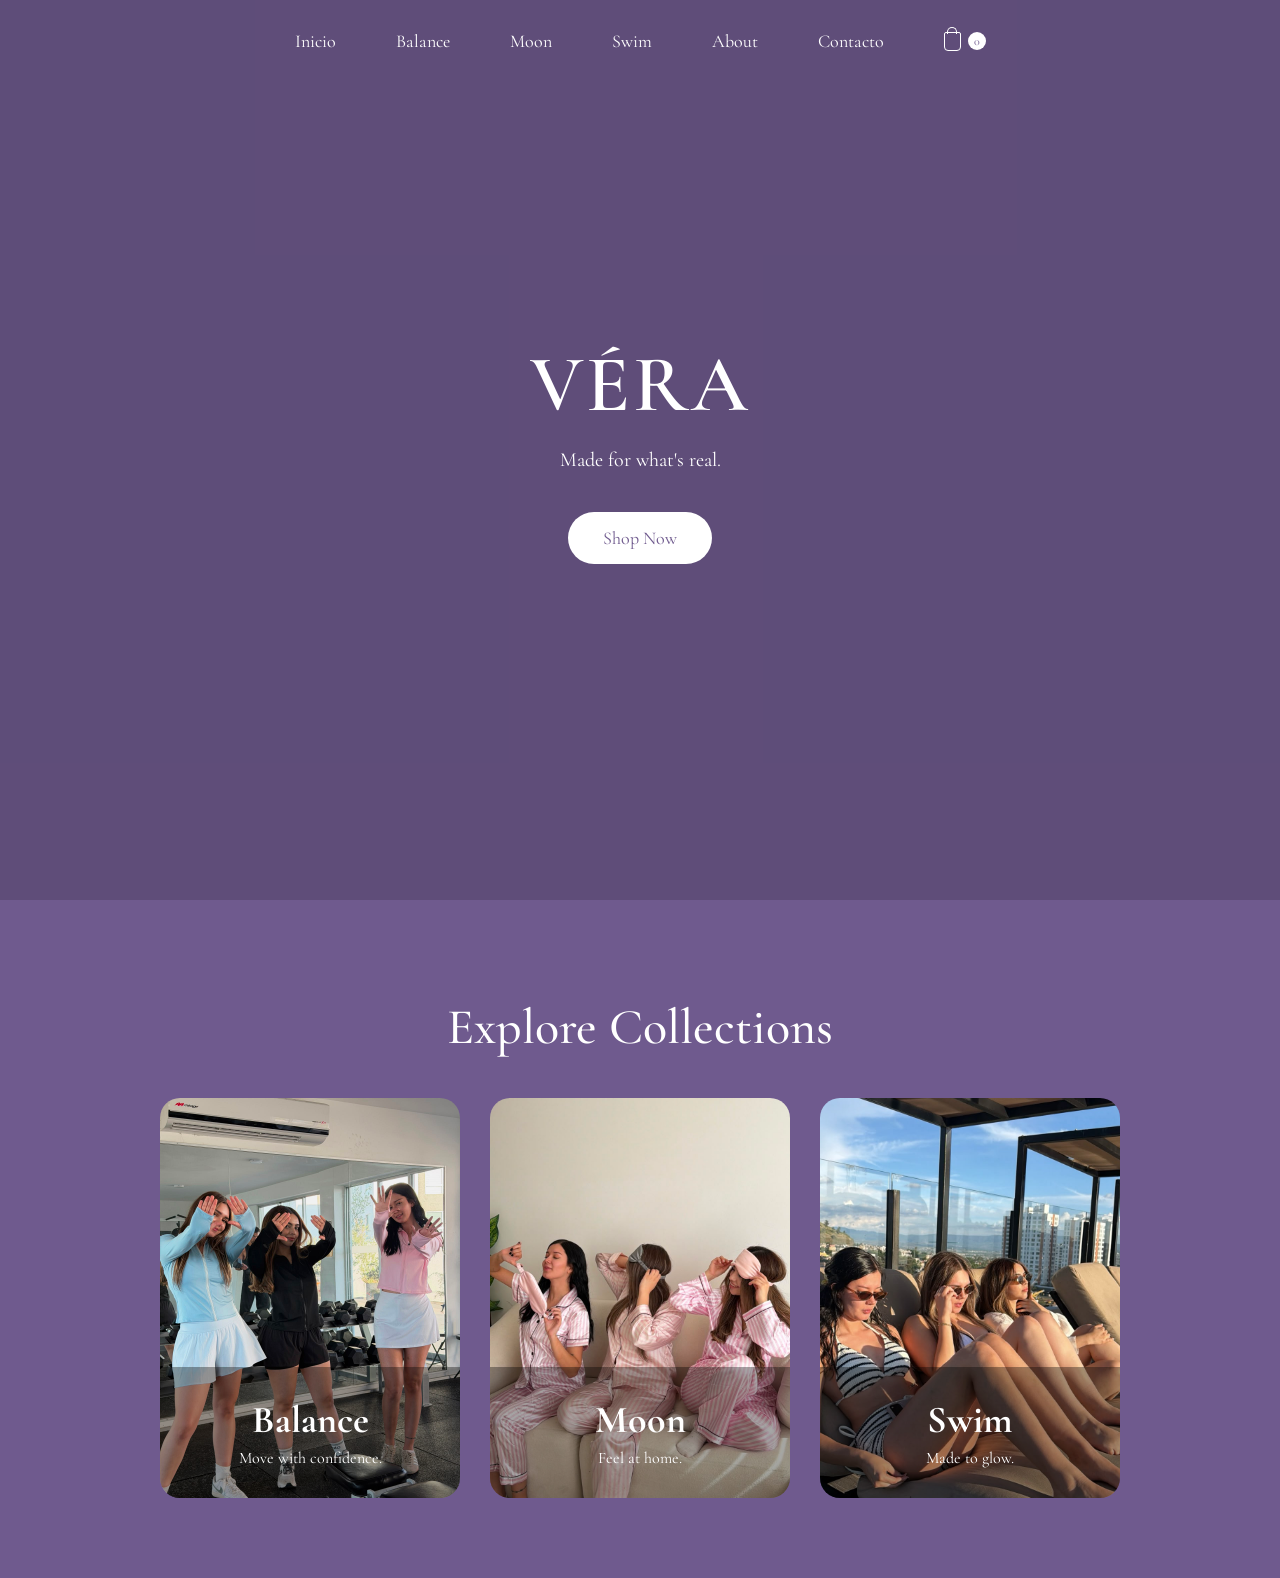
<file: index.html>
<!DOCTYPE html>
<html lang="es">
<head>
<meta charset="UTF-8">
<meta name="viewport" content="width=device-width, initial-scale=1.0">
<title>VÉRA</title>
<link rel="stylesheet" href="styles.css">
<link rel="preconnect" href="https://fonts.googleapis.com">
<link rel="preconnect" href="https://fonts.gstatic.com" crossorigin>
<link href="https://fonts.googleapis.com/css2?family=Cormorant+Garamond:ital,wght@0,300..700;1,300..700&family=Playfair+Display:ital,wght@0,400..900;1,400..900&display=swap" rel="stylesheet">
</head>
<body>
<header>
<nav>
    <a href="index.html">Inicio</a>
    <a href="balance.html">Balance</a>
    <a href="moon.html">Moon</a>
    <a href="swim.html">Swim</a>
    <a href="about.html">About</a>
    <a href="contacto.html">Contacto</a>

    <a href="carrito.html" class="icono-carrito">
        <span class="bolsa"></span>
        <span id="contador-carrito">0</span>
    </a>
</nav>
</header>  
    <section class="hero">
    <video autoplay muted loop playsinline class="hero-video">
        <source src="videos/hero.mp4" type="video/mp4">
    </video>
    <div class="hero-content">
        <h1>VÉRA</h1>
        <p>Made for what's real.</p>
      <a href="#colecciones" class="shop-now">
    Shop Now
</a>
</a>
    </div>
</section>
   <section id="colecciones" class="colecciones">
    <h2>Explore Collections</h2>
    <div class="contenedor-colecciones">

    <a href="balance.html" class="coleccion-card balance">
        <div class="coleccion-info">
            <h3>Balance</h3>
            <p>Move with confidence.</p>
        </div>
    </a>

    <a href="moon.html" class="coleccion-card moon">
        <div class="coleccion-info">
            <h3>Moon</h3>
            <p>Feel at home.</p>
        </div>
    </a>

    <a href="swim.html" class="coleccion-card swim">
        <div class="coleccion-info">
            <h3>Swim</h3>
            <p>Made to glow.</p>
        </div>
    </a>
</div>
</section>
<script src="script.js"></script>
</body>
</html>
</file>
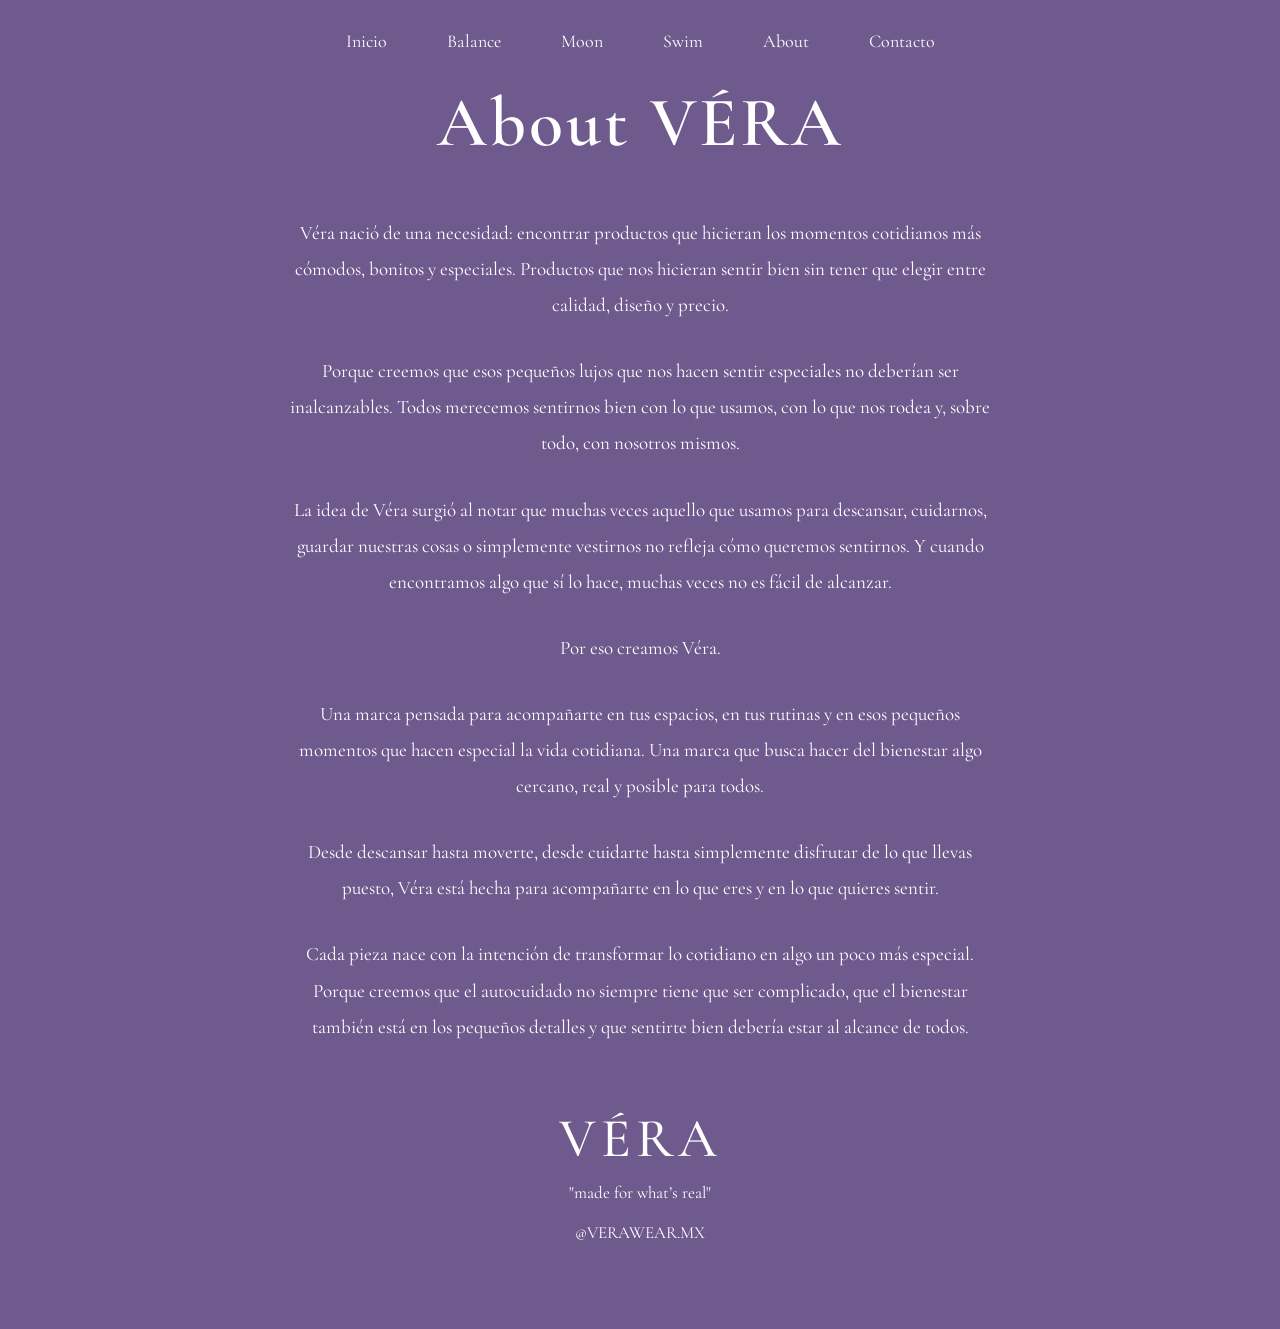
<file: about.html>
<!DOCTYPE html>
<html lang="es">

<head>
    <meta charset="UTF-8">
    <meta name="viewport" content="width=device-width, initial-scale=1.0">

    <title>About | VÉRA</title>

    <link rel="stylesheet" href="styles.css">

    <link rel="preconnect" href="https://fonts.googleapis.com">
    <link rel="preconnect" href="https://fonts.gstatic.com" crossorigin>

    <link href="https://fonts.googleapis.com/css2?family=Cormorant+Garamond:ital,wght@0,300..700;1,300..700&display=swap" rel="stylesheet">
</head>
<body>

<header>
    <nav>
        <a href="index.html">Inicio</a>
        <a href="balance.html">Balance</a>
        <a href="moon.html">Moon</a>
        <a href="swim.html">Swim</a>
        <a href="about.html">About</a>
        <a href="contacto.html">Contacto</a>
    </nav>
</header>

<section class="about-hero">

    <div class="about-content">
        <h1>About VÉRA</h1>
<p>
Véra nació de una necesidad: encontrar productos que hicieran los momentos cotidianos más cómodos, bonitos y especiales. Productos que nos hicieran sentir bien sin tener que elegir entre calidad, diseño y precio.
</p>
<p>
Porque creemos que esos pequeños lujos que nos hacen sentir especiales no deberían ser inalcanzables. Todos merecemos sentirnos bien con lo que usamos, con lo que nos rodea y, sobre todo, con nosotros mismos.
</p>
<p>
La idea de Véra surgió al notar que muchas veces aquello que usamos para descansar, cuidarnos, guardar nuestras cosas o simplemente vestirnos no refleja cómo queremos sentirnos. Y cuando encontramos algo que sí lo hace, muchas veces no es fácil de alcanzar.
</p>
<p>
Por eso creamos Véra.
</p>
<p>
Una marca pensada para acompañarte en tus espacios, en tus rutinas y en esos pequeños momentos que hacen especial la vida cotidiana. Una marca que busca hacer del bienestar algo cercano, real y posible para todos.
</p>
<p>
Desde descansar hasta moverte, desde cuidarte hasta simplemente disfrutar de lo que llevas puesto, Véra está hecha para acompañarte en lo que eres y en lo que quieres sentir.
</p>
<p>
Cada pieza nace con la intención de transformar lo cotidiano en algo un poco más especial. Porque creemos que el autocuidado no siempre tiene que ser complicado, que el bienestar también está en los pequeños detalles y que sentirte bien debería estar al alcance de todos.
</p>
<div class="about-signature">
    <h2>VÉRA</h2>
    <p>"made for what’s real"</p>
    <p>@VERAWEAR.MX</p>
</div>
    </div>
</section>
</body>
</html>
</file>
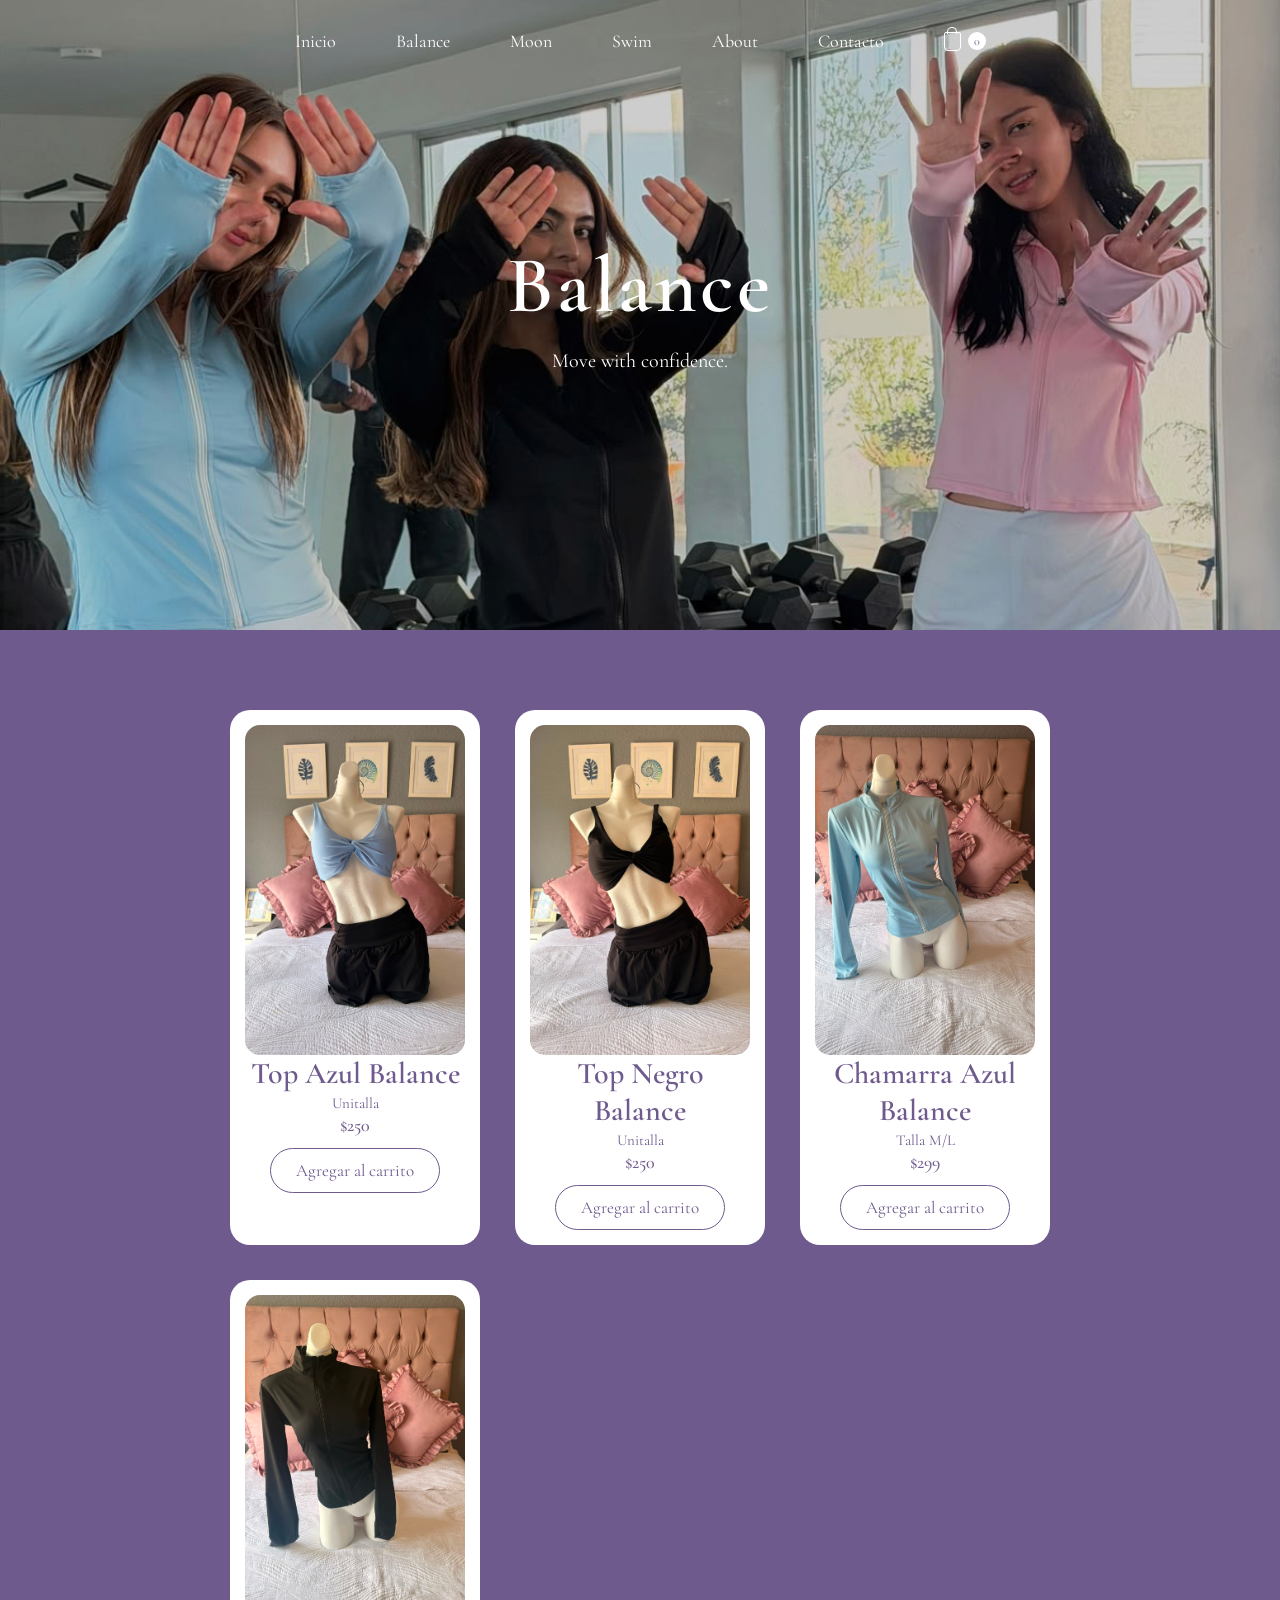
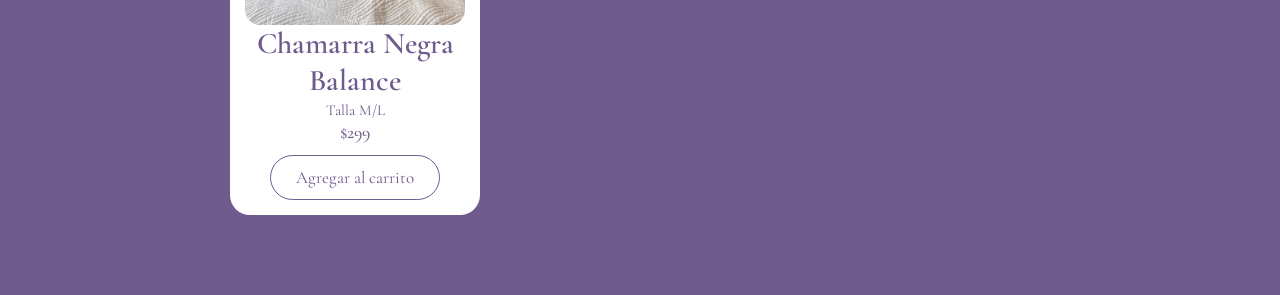
<file: balance.html>
<!DOCTYPE html>
<html lang="es">
<head>
<meta charset="UTF-8">
<meta name="viewport" content="width=device-width, initial-scale=1.0">

<title>VÉRA Balance</title>

<link rel="stylesheet" href="styles.css">

<link rel="preconnect" href="https://fonts.googleapis.com">
<link rel="preconnect" href="https://fonts.gstatic.com" crossorigin>

<link href="https://fonts.googleapis.com/css2?family=Cormorant+Garamond:ital,wght@0,300..700;1,300..700&family=Playfair+Display:ital,wght@0,400..900;1,400..900&display=swap" rel="stylesheet">

</head>

<body>

<header>
    <nav>
        <a href="index.html">Inicio</a>
        <a href="balance.html">Balance</a>
        <a href="moon.html">Moon</a>
        <a href="swim.html">Swim</a>
        <a href="about.html">About</a>
        <a href="contacto.html">Contacto</a>

       <a href="carrito.html" class="icono-carrito">
    <span class="bolsa"></span>
    <span id="contador-carrito">0</span>
</a>
    </nav>
</header>


<section class="coleccion-hero balance-hero">

    <div class="coleccion-hero-content">
        <h1>Balance</h1>
        <p>Move with confidence.</p>
    </div>

</section>


<section class="productos">


    <!-- =========================
         TOP AZUL
         ========================= -->

    <div class="tarjeta producto">

        <a href="top-azul-balance.html" class="producto-imagen-link">

            <div class="producto-imagenes producto-hover">

                <img src="images/top azul balance.jpeg"
                     alt="Top Azul Balance">

                <img src="images/top azul balance 1.jpeg"
                     alt="Top Azul Balance atrás">

            </div>

        </a>

        <h3>Top Azul Balance</h3>

        <p class="talla">Unitalla</p>

        <p class="precio">$250</p>

        <button onclick="agregarAlCarrito(
            'Top Azul Balance',
            250,
            'images/top azul balance.jpeg'
        )">
            Agregar al carrito
        </button>

    </div>



    <!-- =========================
         TOP NEGRO
         ========================= -->

    <div class="tarjeta producto">

        <a href="top-negro-balance.html" class="producto-imagen-link">

            <div class="producto-imagenes producto-hover">

                <img src="images/top negro balance .jpeg"
                     alt="Top Negro Balance">

                <img src="images/top negro balance 1.jpeg"
                     alt="Top Negro Balance atrás">

            </div>

        </a>

        <h3>Top Negro Balance</h3>

        <p class="talla">Unitalla</p>

        <p class="precio">$250</p>

        <button onclick="agregarAlCarrito(
            'Top Negro Balance',
            250,
            'images/top negro balance .jpeg'
        )">
            Agregar al carrito
        </button>

    </div>



    <!-- =========================
         CHAMARRA AZUL
         ========================= -->

    <div class="tarjeta producto">

        <a href="chamarra-azul-balance.html" class="producto-imagen-link">

            <div class="producto-imagenes">

                <img src="images/chamarra azul balance.jpeg"
                     alt="Chamarra Azul Balance">

            </div>

        </a>

        <h3>Chamarra Azul Balance</h3>

        <p class="talla">Talla M/L</p>

        <p class="precio">$299</p>

        <button onclick="agregarAlCarrito(
            'Chamarra Azul Balance',
            299,
            'images/chamarra azul balance.jpeg'
        )">
            Agregar al carrito
        </button>

    </div>



    <!-- =========================
         CHAMARRA NEGRA
         ========================= -->

    <div class="tarjeta producto">

        <a href="chamarra-negra-balance.html" class="producto-imagen-link">

            <div class="producto-imagenes">

                <img src="images/chamarra negra balance.jpeg"
                     alt="Chamarra Negra Balance">

            </div>

        </a>

        <h3>Chamarra Negra Balance</h3>

        <p class="talla">Talla M/L</p>

        <p class="precio">$299</p>

        <button onclick="agregarAlCarrito(
            'Chamarra Negra Balance',
            299,
            'images/chamarra negra balance.jpeg'
        )">
            Agregar al carrito
        </button>

    </div>


</section>


<script src="script.js"></script>

</body>
</html>
</file>
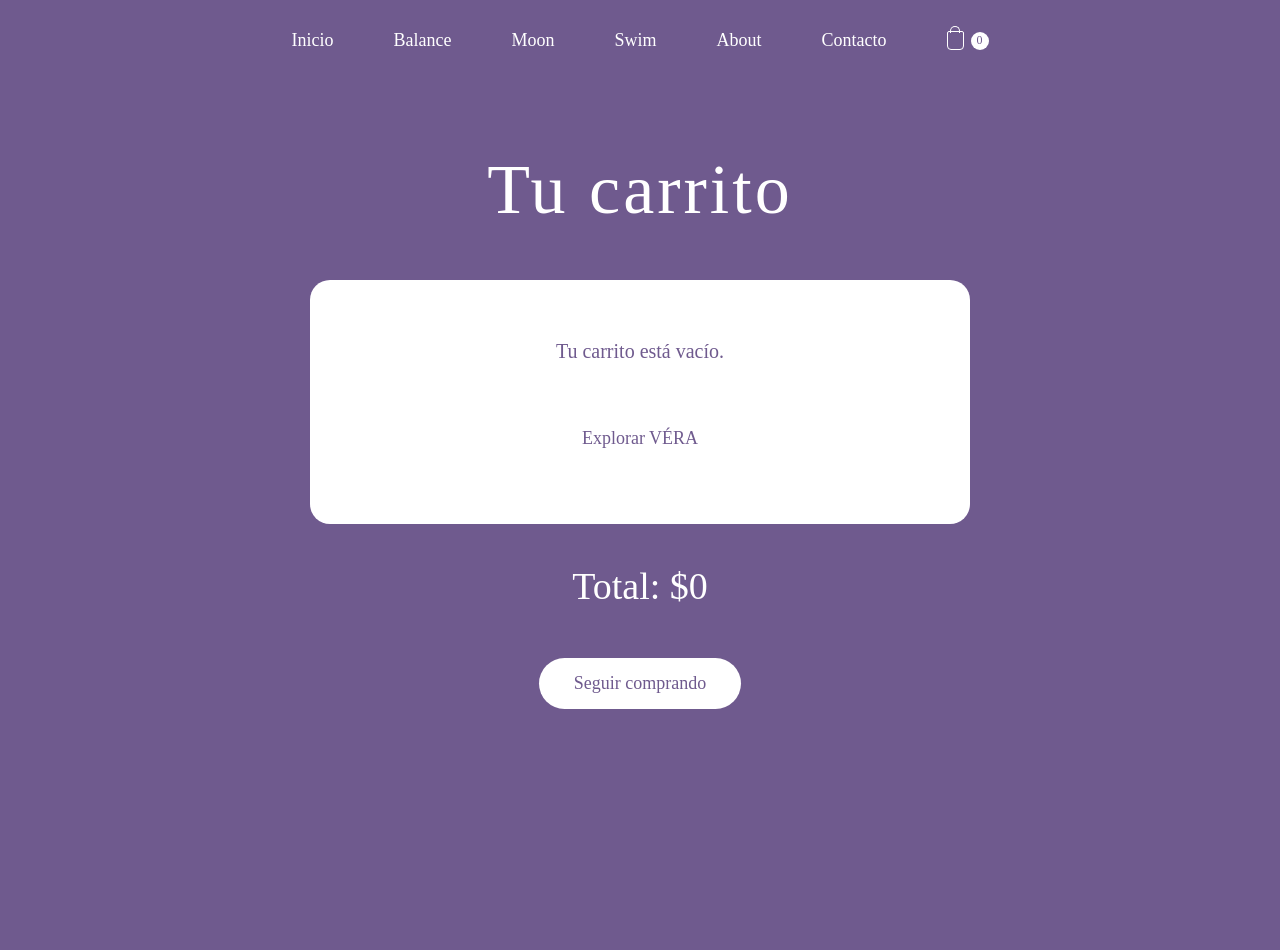
<file: carrito.html>
<!DOCTYPE html>
<html lang="es">
<head>
<meta charset="UTF-8">
<meta name="viewport" content="width=device-width, initial-scale=1.0">
<title>Carrito | VÉRA</title>
<link rel="stylesheet" href="styles.css">
</head>

<body>

<header>
    <nav>
        <a href="index.html">Inicio</a>
        <a href="balance.html">Balance</a>
        <a href="moon.html">Moon</a>
        <a href="swim.html">Swim</a>
        <a href="about.html">About</a>
        <a href="contacto.html">Contacto</a>
       <a href="carrito.html" class="icono-carrito">
    <span class="bolsa"></span>
    <span id="contador-carrito">0</span>
</a>
    </nav>
</header>

<section class="carrito">
    <h1>Tu carrito</h1>

    <div id="lista-carrito"></div>

    <div class="total-carrito">
        <h2>Total: $<span id="total-carrito">0</span></h2>
    </div>

    <a href="index.html">
        <button>Seguir comprando</button>
    </a>
</section>

<script src="script.js"></script>

</body>
</html>
</file>
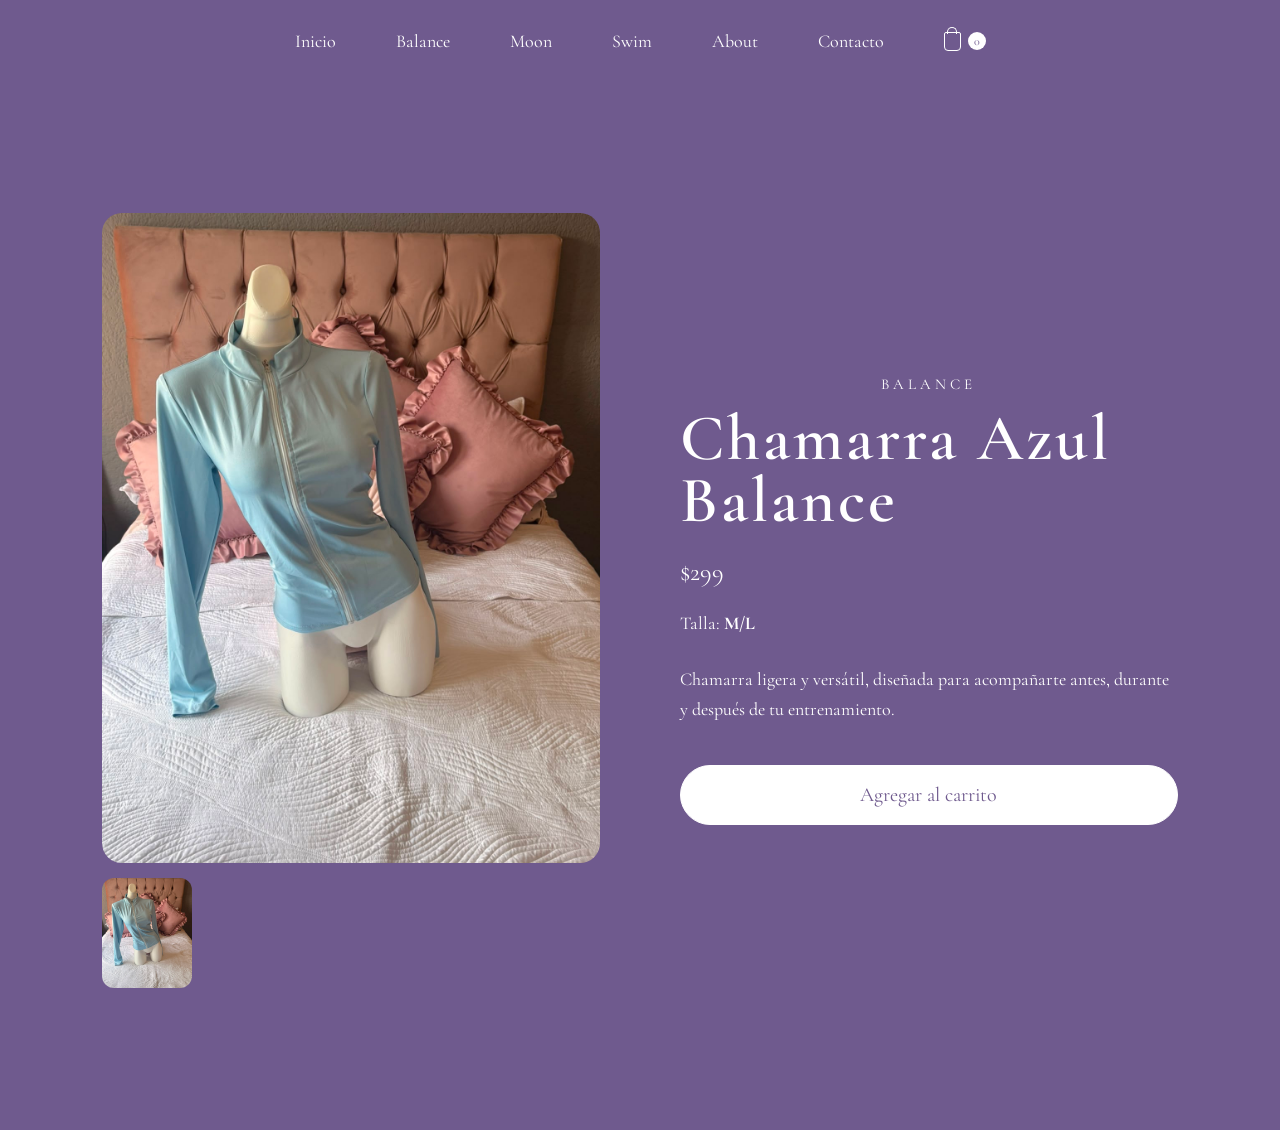
<file: chamarra-azul-balance.html>
<!DOCTYPE html>
<html lang="es">
<head>
<meta charset="UTF-8">
<meta name="viewport" content="width=device-width, initial-scale=1.0">

<title>Chamarra Azul Balance | VÉRA</title>

<link rel="stylesheet" href="styles.css">

<link rel="preconnect" href="https://fonts.googleapis.com">
<link rel="preconnect" href="https://fonts.gstatic.com" crossorigin>

<link href="https://fonts.googleapis.com/css2?family=Cormorant+Garamond:ital,wght@0,300..700;1,300..700&display=swap" rel="stylesheet">
</head>

<body>

<header>
    <nav>
        <a href="index.html">Inicio</a>
        <a href="balance.html">Balance</a>
        <a href="moon.html">Moon</a>
        <a href="swim.html">Swim</a>
        <a href="about.html">About</a>
        <a href="contacto.html">Contacto</a>

        <a href="carrito.html" class="icono-carrito">
    <span class="bolsa"></span>
    <span id="contador-carrito">0</span>
</a>
    </nav>
</header>


<section class="producto-detalle">

    <div class="producto-fotos">

        <div class="foto-principal">
            <img id="fotoProducto"
                 src="images/chamarra azul balance.jpeg"
                 alt="Chamarra Azul Balance">
        </div>

        <div class="miniaturas">

            <img src="images/chamarra azul balance.jpeg"
                 onclick="cambiarFoto('images/chamarra azul balance.jpeg')">

        </div>

    </div>


    <div class="producto-info">

        <p class="coleccion">BALANCE</p>

        <h1>Chamarra Azul Balance</h1>

        <p class="detalle-precio">$299</p>

        <p class="detalle-talla">
            Talla: <strong>M/L</strong>
        </p>

        <p class="descripcion-producto">
            Chamarra ligera y versátil, diseñada para acompañarte
            antes, durante y después de tu entrenamiento.
        </p>

        <button
            class="boton-agregar-detalle"
            onclick="agregarAlCarrito(
                'Chamarra Azul Balance',
                299,
                'images/chamarra azul balance.jpeg'
            )">

            Agregar al carrito

        </button>

    </div>

</section>


<script src="script.js"></script>

<script>

function cambiarFoto(foto) {
    document.getElementById("fotoProducto").src = foto;
}

</script>

</body>
</html>
</file>
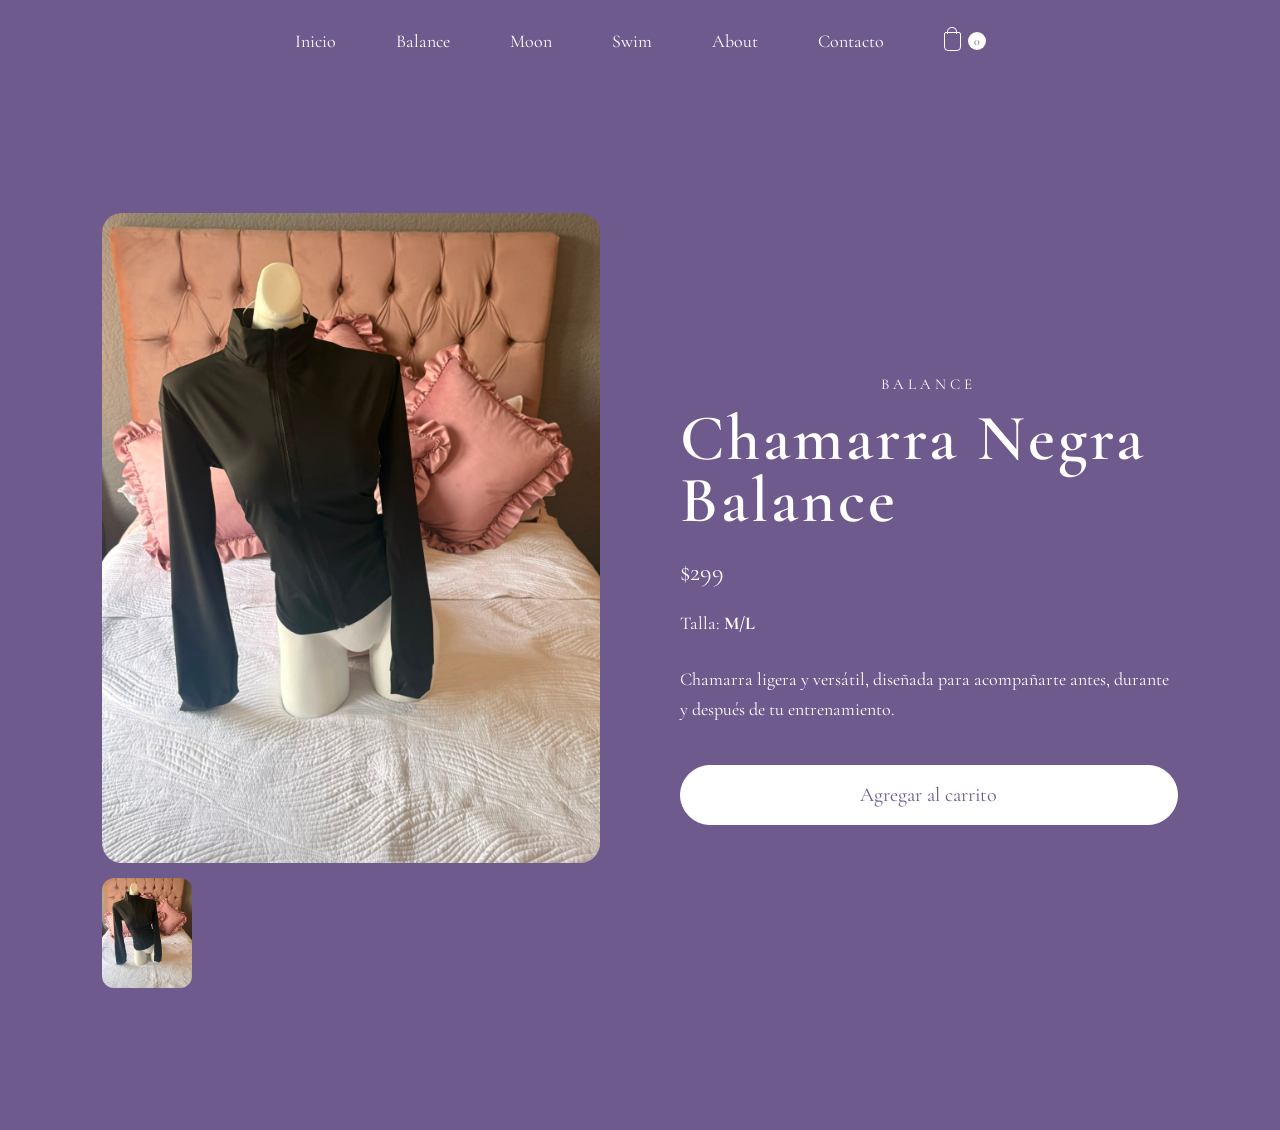
<file: chamarra-negra-balance.html>
<!DOCTYPE html>
<html lang="es">
<head>
<meta charset="UTF-8">
<meta name="viewport" content="width=device-width, initial-scale=1.0">

<title>Chamarra Negra Balance | VÉRA</title>

<link rel="stylesheet" href="styles.css">

<link rel="preconnect" href="https://fonts.googleapis.com">
<link rel="preconnect" href="https://fonts.gstatic.com" crossorigin>

<link href="https://fonts.googleapis.com/css2?family=Cormorant+Garamond:ital,wght@0,300..700;1,300..700&display=swap" rel="stylesheet">
</head>

<body>

<header>
    <nav>
        <a href="index.html">Inicio</a>
        <a href="balance.html">Balance</a>
        <a href="moon.html">Moon</a>
        <a href="swim.html">Swim</a>
        <a href="about.html">About</a>
        <a href="contacto.html">Contacto</a>

       <a href="carrito.html" class="icono-carrito">
    <span class="bolsa"></span>
    <span id="contador-carrito">0</span>
</a>
    </nav>
</header>


<section class="producto-detalle">

    <div class="producto-fotos">

        <div class="foto-principal">
            <img id="fotoProducto"
                 src="images/chamarra negra balance.jpeg"
                 alt="Chamarra Negra Balance">
        </div>

        <div class="miniaturas">

            <img src="images/chamarra negra balance.jpeg"
                 onclick="cambiarFoto('images/chamarra negra balance.jpeg')">

        </div>

    </div>


    <div class="producto-info">

        <p class="coleccion">BALANCE</p>

        <h1>Chamarra Negra Balance</h1>

        <p class="detalle-precio">$299</p>

        <p class="detalle-talla">
            Talla: <strong>M/L</strong>
        </p>

        <p class="descripcion-producto">
            Chamarra ligera y versátil, diseñada para acompañarte
            antes, durante y después de tu entrenamiento.
        </p>

        <button
            class="boton-agregar-detalle"
            onclick="agregarAlCarrito(
                'Chamarra Negra Balance',
                299,
                'images/chamarra negra balance.jpeg'
            )">

            Agregar al carrito

        </button>

    </div>

</section>


<script src="script.js"></script>

<script>

function cambiarFoto(foto) {
    document.getElementById("fotoProducto").src = foto;
}

</script>

</body>
</html>
</file>
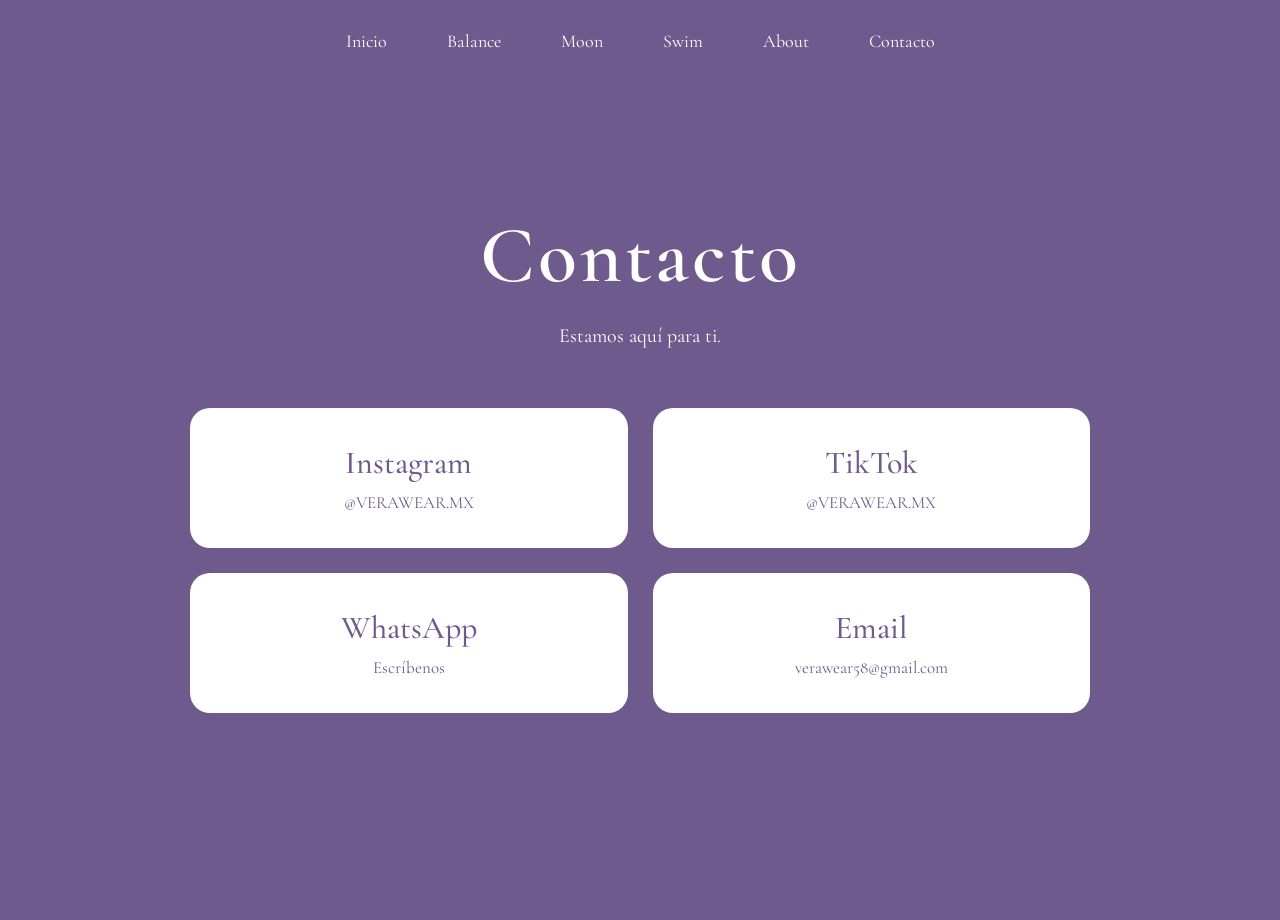
<file: contacto.html>
<!DOCTYPE html>
<html lang="es">

<head>
    <meta charset="UTF-8">
    <meta name="viewport" content="width=device-width, initial-scale=1.0">

    <title>Contacto | VÉRA</title>

    <link rel="stylesheet" href="styles.css">

    <link rel="preconnect" href="https://fonts.googleapis.com">
    <link rel="preconnect" href="https://fonts.gstatic.com" crossorigin>

    <link href="https://fonts.googleapis.com/css2?family=Cormorant+Garamond:ital,wght@0,300..700;1,300..700&display=swap" rel="stylesheet">
</head>

<body>

<header>
    <nav>
        <a href="index.html">Inicio</a>
        <a href="balance.html">Balance</a>
        <a href="moon.html">Moon</a>
        <a href="swim.html">Swim</a>
        <a href="about.html">About</a>
        <a href="contacto.html">Contacto</a>
    </nav>
</header>

<section class="contacto-hero">

    <div class="contacto-content">

        <h1>Contacto</h1>

        <p class="contacto-intro">
            Estamos aquí para ti.
        </p>

        <div class="contacto-links">

<a href="https://www.instagram.com/verawear.mx/" class="contacto-item" target="_blank">
    <h2>Instagram</h2>
    <p>@VERAWEAR.MX</p>
</a>

<a href="https://www.tiktok.com/@verawear.mx" class="contacto-item" target="_blank">
    <h2>TikTok</h2>
    <p>@VERAWEAR.MX</p>
</a>

<a href="https://wa.me/523343779326" class="contacto-item" target="_blank">
    <h2>WhatsApp</h2>
    <p>Escríbenos</p>
</a>

<a href="mailto:verawear58@gmail.com" class="contacto-item">
    <h2>Email</h2>
    <p>verawear58@gmail.com</p>
</a>
</div>

</section>

</body>
</html>
</file>
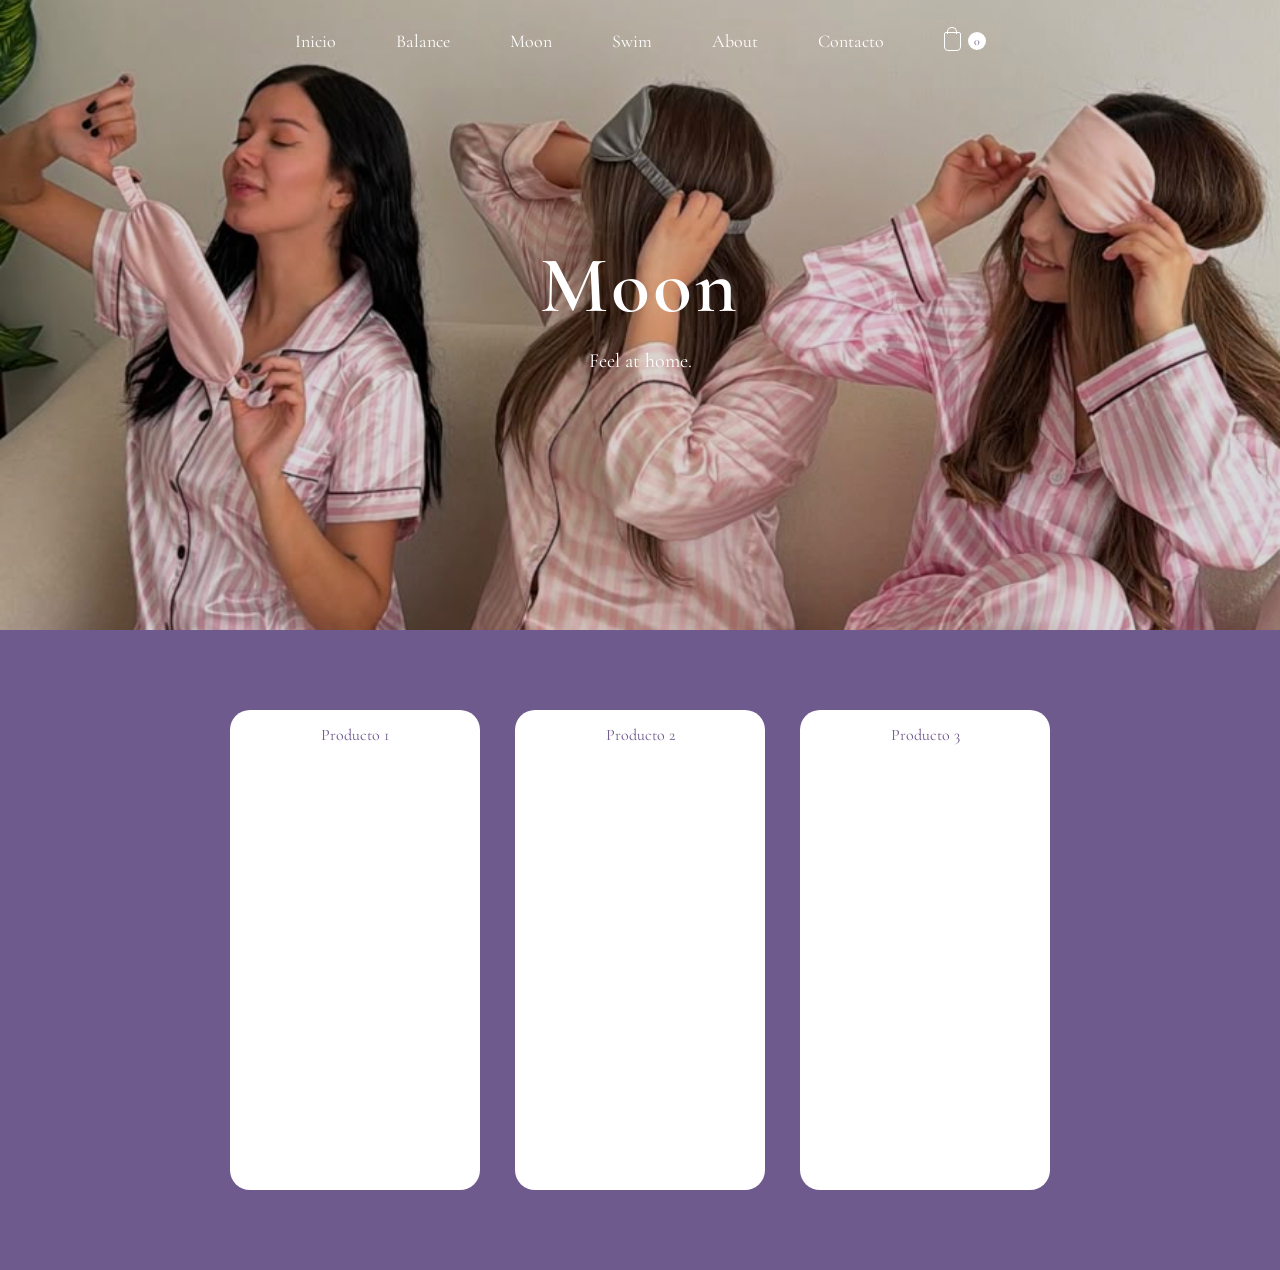
<file: moon.html>
<!DOCTYPE html>
<html lang="es">
<head>
<meta charset="UTF-8">
<meta name="viewport" content="width=device-width, initial-scale=1.0">
<title>VÉRA Moon</title>
<link rel="stylesheet" href="styles.css">
<link rel="preconnect" href="https://fonts.googleapis.com">
<link rel="preconnect" href="https://fonts.gstatic.com" crossorigin>
<link href="https://fonts.googleapis.com/css2?family=Cormorant+Garamond:ital,wght@0,300..700;1,300..700&family=Playfair+Display:ital,wght@0,400..900;1,400..900&display=swap" rel="stylesheet">
<link rel="stylesheet" href="styles.css">
</head>
<body>
 <header>
 <nav>
     <a href="index.html">Inicio</a>
     <a href="balance.html">Balance</a>
     <a href="moon.html">Moon</a>
     <a href="swim.html">Swim</a>
     <a href="about.html">About</a>
     <a href="contacto.html">Contacto</a>
     <a href="carrito.html" class="icono-carrito">
    <span class="bolsa"></span>
    <span id="contador-carrito">0</span>
</a>
        </nav>
</header>
<section class="coleccion-hero moon-hero">

    <div class="coleccion-hero-content">
        <h1>Moon</h1>
        <p>Feel at home.</p>
    </div>

</section>
</body>
<section class="productos">
    <div class="tarjeta">Producto 1</div>
    <div class="tarjeta">Producto 2</div>
    <div class="tarjeta">Producto 3</div>
</section>
</html>
</file>
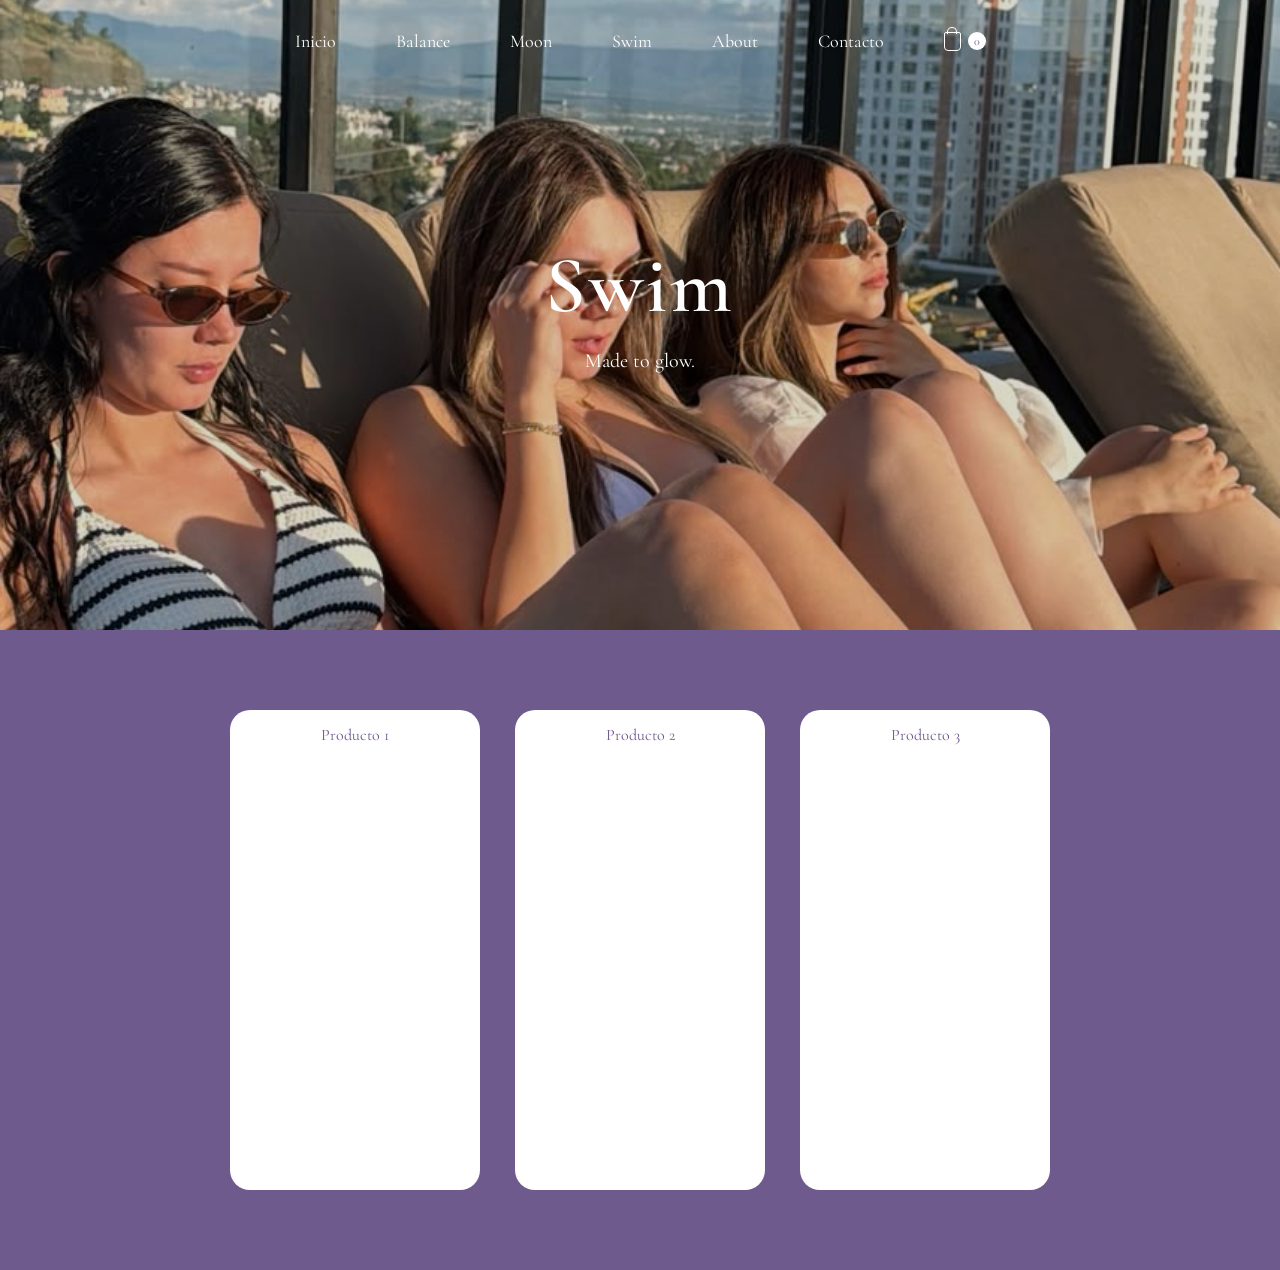
<file: swim.html>
<!DOCTYPE html>
<html lang="es">
<head>
<meta charset="UTF-8">
<meta name="viewport" content="width=device-width, initial-scale=1.0">
<title>VÉRA Swim</title>
<link rel="stylesheet" href="styles.css">
<link rel="preconnect" href="https://fonts.googleapis.com">
<link rel="preconnect" href="https://fonts.gstatic.com" crossorigin>
<link href="https://fonts.googleapis.com/css2?family=Cormorant+Garamond:ital,wght@0,300..700;1,300..700&family=Playfair+Display:ital,wght@0,400..900;1,400..900&display=swap" rel="stylesheet">
<link rel="stylesheet" href="styles.css">
</head>
<body>
 <header>
 <nav>
     <a href="index.html">Inicio</a>
     <a href="balance.html">Balance</a>
     <a href="moon.html">Moon</a>
     <a href="swim.html">Swim</a>
     <a href="about.html">About</a>
     <a href="contacto.html">Contacto</a>
     <a href="carrito.html" class="icono-carrito">
    <span class="bolsa"></span>
    <span id="contador-carrito">0</span>
</a>
        </nav>
</header>
<section class="coleccion-hero swim-hero">

    <div class="coleccion-hero-content">
        <h1>Swim</h1>
        <p>Made to glow.</p>
    </div>

</section>
</body>
<section class="productos">
    <div class="tarjeta">Producto 1</div>
    <div class="tarjeta">Producto 2</div>
    <div class="tarjeta">Producto 3</div>
</section>
</html>
</file>
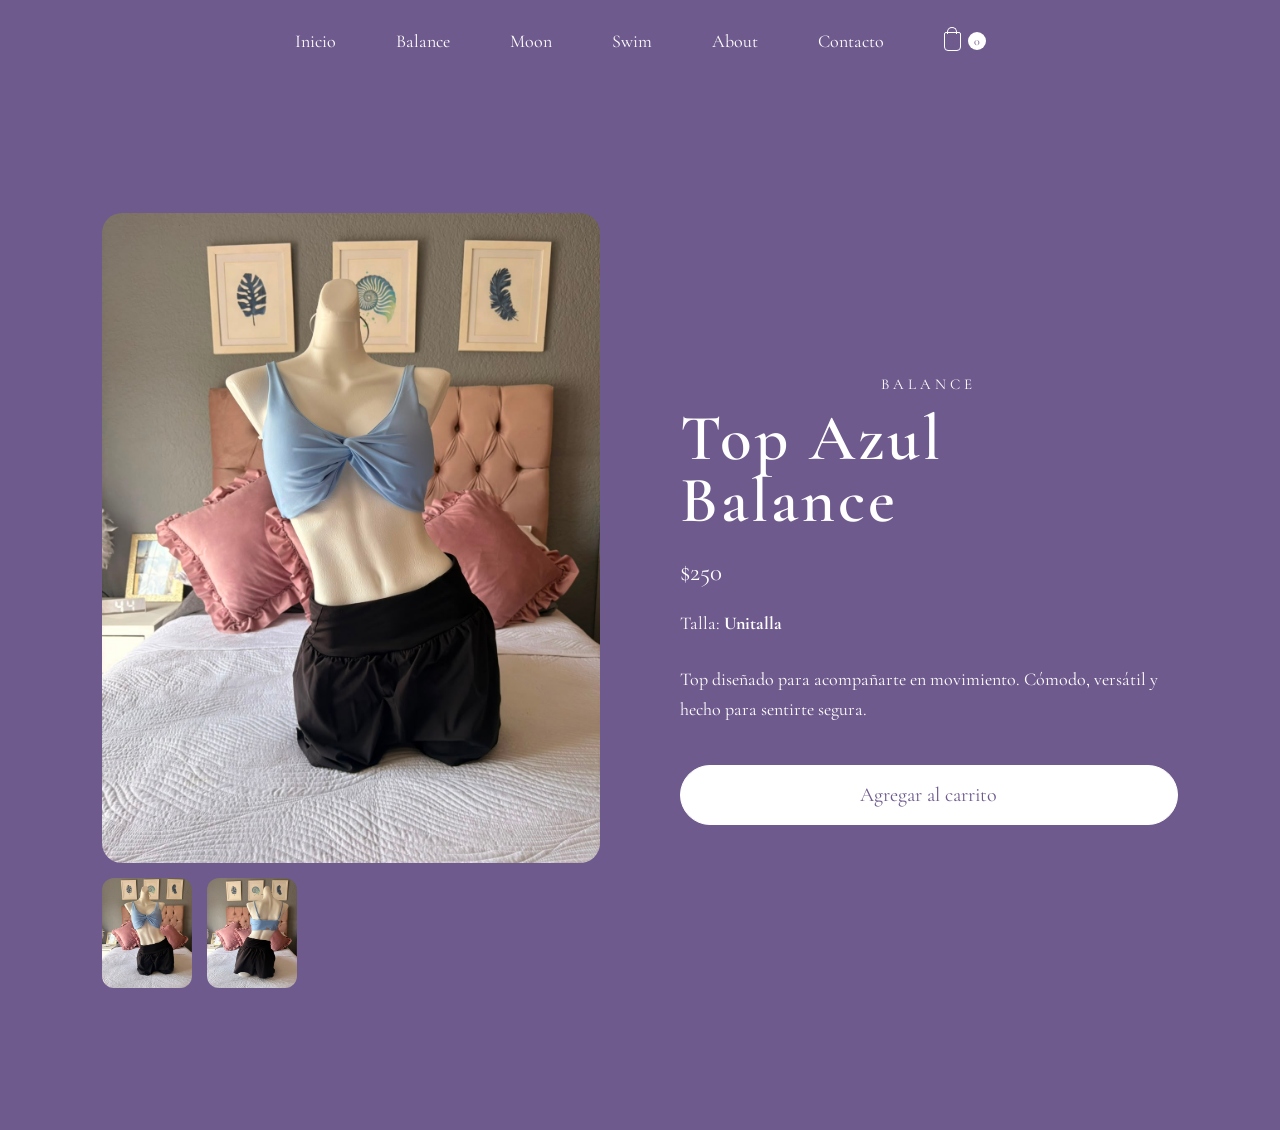
<file: top-azul-balance.html>
<!DOCTYPE html>
<html lang="es">
<head>
<meta charset="UTF-8">
<meta name="viewport" content="width=device-width, initial-scale=1.0">

<title>Top Azul Balance | VÉRA</title>

<link rel="stylesheet" href="styles.css">

<link rel="preconnect" href="https://fonts.googleapis.com">
<link rel="preconnect" href="https://fonts.gstatic.com" crossorigin>

<link href="https://fonts.googleapis.com/css2?family=Cormorant+Garamond:ital,wght@0,300..700;1,300..700&display=swap" rel="stylesheet">
</head>

<body>

<header>
    <nav>
        <a href="index.html">Inicio</a>
        <a href="balance.html">Balance</a>
        <a href="moon.html">Moon</a>
        <a href="swim.html">Swim</a>
        <a href="about.html">About</a>
        <a href="contacto.html">Contacto</a>

       <a href="carrito.html" class="icono-carrito">
    <span class="bolsa"></span>
    <span id="contador-carrito">0</span>
</a>
    </nav>
</header>


<section class="producto-detalle">

    <div class="producto-fotos">

        <div class="foto-principal">
            <img id="fotoProducto"
                 src="images/top azul balance.jpeg"
                 alt="Top Azul Balance">
        </div>

        <div class="miniaturas">

            <img src="images/top azul balance.jpeg"
                 onclick="cambiarFoto('images/top azul balance.jpeg')">

            <img src="images/top azul balance 1.jpeg"
                 onclick="cambiarFoto('images/top azul balance 1.jpeg')">

        </div>

    </div>


    <div class="producto-info">

        <p class="coleccion">BALANCE</p>

        <h1>Top Azul Balance</h1>

        <p class="detalle-precio">$250</p>

        <p class="detalle-talla">
            Talla: <strong>Unitalla</strong>
        </p>

        <p class="descripcion-producto">
            Top diseñado para acompañarte en movimiento.
            Cómodo, versátil y hecho para sentirte segura.
        </p>

        <button
            class="boton-agregar-detalle"
            onclick="agregarAlCarrito(
                'Top Azul Balance',
                250,
                'images/top azul balance.jpeg'
            )">

            Agregar al carrito

        </button>

    </div>

</section>


<script src="script.js"></script>


<script>

function cambiarFoto(foto) {
    document.getElementById("fotoProducto").src = foto;
}

</script>

</body>
</html>
</file>
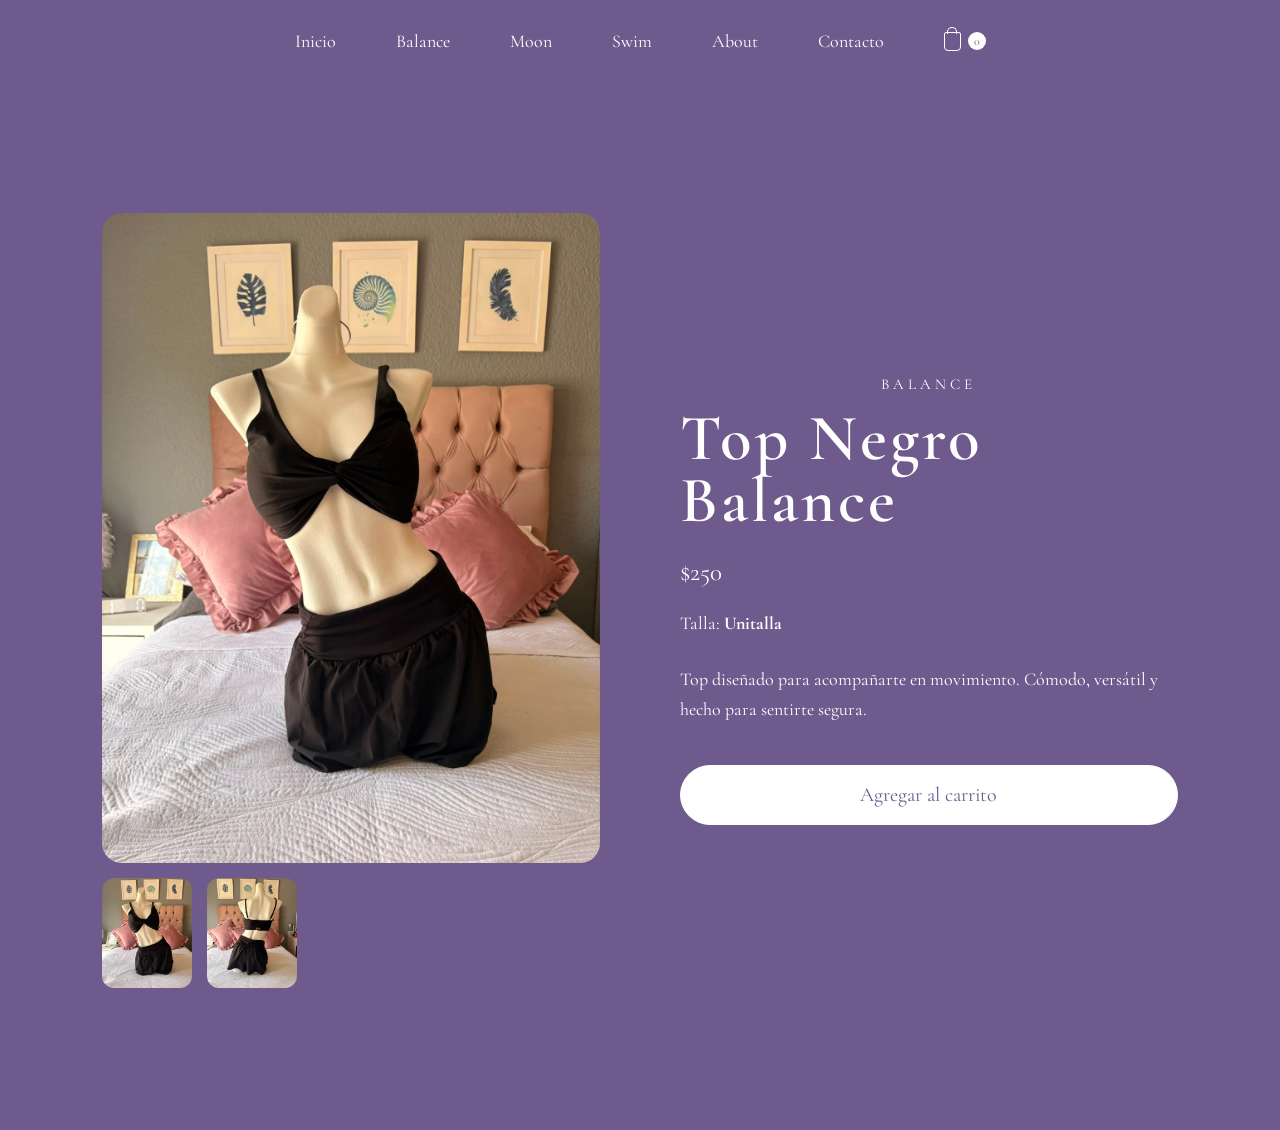
<file: top-negro-balance.html>
<!DOCTYPE html>
<html lang="es">
<head>
<meta charset="UTF-8">
<meta name="viewport" content="width=device-width, initial-scale=1.0">

<title>Top Negro Balance | VÉRA</title>

<link rel="stylesheet" href="styles.css">

<link rel="preconnect" href="https://fonts.googleapis.com">
<link rel="preconnect" href="https://fonts.gstatic.com" crossorigin>

<link href="https://fonts.googleapis.com/css2?family=Cormorant+Garamond:ital,wght@0,300..700;1,300..700&display=swap" rel="stylesheet">
</head>

<body>

<header>
    <nav>
        <a href="index.html">Inicio</a>
        <a href="balance.html">Balance</a>
        <a href="moon.html">Moon</a>
        <a href="swim.html">Swim</a>
        <a href="about.html">About</a>
        <a href="contacto.html">Contacto</a>

       <a href="carrito.html" class="icono-carrito">
    <span class="bolsa"></span>
    <span id="contador-carrito">0</span>
</a>
    </nav>
</header>


<section class="producto-detalle">

    <div class="producto-fotos">

        <div class="foto-principal">
            <img id="fotoProducto"
                 src="images/top negro balance .jpeg"
                 alt="Top Negro Balance">
        </div>

        <div class="miniaturas">

            <img src="images/top negro balance .jpeg"
                 onclick="cambiarFoto('images/top negro balance .jpeg')">

            <img src="images/top negro balance 1.jpeg"
                 onclick="cambiarFoto('images/top negro balance 1.jpeg')">

        </div>

    </div>


    <div class="producto-info">

        <p class="coleccion">BALANCE</p>

        <h1>Top Negro Balance</h1>

        <p class="detalle-precio">$250</p>

        <p class="detalle-talla">
            Talla: <strong>Unitalla</strong>
        </p>

        <p class="descripcion-producto">
            Top diseñado para acompañarte en movimiento.
            Cómodo, versátil y hecho para sentirte segura.
        </p>

        <button
            class="boton-agregar-detalle"
            onclick="agregarAlCarrito(
                'Top Negro Balance',
                250,
                'images/top negro balance .jpeg'
            )">

            Agregar al carrito

        </button>

    </div>

</section>


<script src="script.js"></script>

<script>

function cambiarFoto(foto) {
    document.getElementById("fotoProducto").src = foto;
}

</script>

</body>
</html>
</file>
<file: styles.css>
/* ========================================
   VÉRA — ESTILOS GENERALES
   ======================================== */

html {
    scroll-behavior: smooth;
}

body {
    margin: 0;
    background-color: #6f5a8e;
    color: white;
    font-family: "Cormorant Garamond", serif;
}

h1 {
    font-family: "Cormorant Garamond", serif;
    font-weight: 600;
    text-align: center;
    color: white;
    font-size: 80px;
    letter-spacing: 3px;
    margin: 0 0 15px;
}

h2 {
    text-align: center;
    color: white;
    font-size: 50px;
    font-family: "Cormorant Garamond", serif;
    font-weight: 500;
}

p {
    text-align: center;
    color: white;
    font-size: 20px;
    margin-top: 0;
}

button {
    margin-top: 20px;
    padding: 15px 35px;
    border: none;
    border-radius: 30px;
    background-color: white;
    color: #6f5a8e;
    font-size: 18px;
    cursor: pointer;
    transition: 0.3s;
}

button:hover {
    background-color: #f3edf8;
    transform: scale(1.05);
}


/* ========================================
   MENÚ
   ======================================== */

header {
    position: absolute;
    top: 0;
    left: 0;
    width: 100%;
    z-index: 10;
}

nav {
    display: flex;
    justify-content: center;
    align-items: center;
    gap: 60px;
    padding: 30px;
}

nav a {
    color: white;
    text-decoration: none;
    font-size: 18px;
    transition: 0.3s;
}

nav a:hover {
    opacity: 0.7;
}


/* ========================================
   HERO PRINCIPAL
   ======================================== */

.hero {
    position: relative;
    height: 100vh;
    overflow: hidden;

    display: flex;
    flex-direction: column;
    justify-content: center;
    align-items: center;
}

.hero-video {
    position: absolute;
    width: 100%;
    height: 100%;
    object-fit: cover;
    object-position: center center;
    top: 0;
    left: 0;
}

.hero::after {
    content: "";
    position: absolute;
    inset: 0;
    background: rgba(0, 0, 0, 0.15);
    z-index: 1;
}

.hero-content {
    position: relative;
    z-index: 2;

    display: flex;
    flex-direction: column;
    align-items: center;
}


/* ========================================
   COLECCIONES — INICIO
   ======================================== */

.colecciones {
    padding-top: 55px;
    padding-bottom: 80px;
}

.contenedor-colecciones {
    display: flex;
    justify-content: center;
    align-items: stretch;
    gap: 30px;
    margin-top: 40px;
}

.coleccion-card {
    width: 300px;
    height: 400px;

    box-sizing: border-box;
    border-radius: 20px;
    overflow: hidden;

    text-decoration: none;
    position: relative;

    transition: 0.4s;

    display: flex;
    align-items: flex-end;
    justify-content: center;
}

.coleccion-card:hover {
    transform: translateY(-8px);
}

.coleccion-card.balance {
    background-image: url("images/balance.jpeg");
    background-size: cover;
    background-position: center;
}

.coleccion-card.moon {
    background-image: url("images/moon.jpeg");
    background-size: cover;
    background-position: center;
}

.coleccion-card.swim {
    background-image: url("images/swim.jpeg");
    background-size: cover;
    background-position: center;
}

.coleccion-info {
    width: 100%;
    padding: 30px 20px;
    text-align: center;
    background: rgba(0, 0, 0, 0.35);
}

.coleccion-info h3 {
    font-family: "Cormorant Garamond", serif;
    font-size: 38px;
    color: white;
    margin: 0 0 5px;
}

.coleccion-info p {
    color: white;
    font-size: 16px;
    margin: 0;
}


/* ========================================
   HERO DE BALANCE / MOON / SWIM
   ======================================== */

.coleccion-hero {
    position: relative;
    height: 70vh;
    overflow: hidden;

    display: flex;
    justify-content: center;
    align-items: center;
}

.coleccion-hero-content {
    position: relative;
    z-index: 2;

    display: flex;
    flex-direction: column;
    align-items: center;
}

.balance-hero {
    background-image: url("images/balance.jpeg");
    background-size: cover;
    background-position: center 30%;
}

.balance-hero::after,
.moon-hero::after,
.swim-hero::after {
    content: "";
    position: absolute;
    inset: 0;
    background: rgba(0, 0, 0, 0.15);
}

.moon-hero {
    background-image: url("images/moon.jpeg");
    background-size: cover;
    background-position: center;
}

.swim-hero {
    background-image: url("images/swim.jpeg");
    background-size: cover;
    background-position: center;
}


/* ========================================
   PRODUCTOS
   ======================================== */

.productos {
    display: grid;
    grid-template-columns: repeat(3, 250px);
    justify-content: center;
    gap: 35px;

    padding: 80px 30px;
}

.tarjeta {
    width: 250px;
    min-height: 480px;

    background-color: white;
    border-radius: 20px;

    padding: 15px;
    box-sizing: border-box;

    display: flex;
    flex-direction: column;
    justify-content: flex-start;
    align-items: center;

    color: #6f5a8e;

    transition: 0.3s;
}

.tarjeta:hover {
    transform: translateY(-8px);
}


/* FOTOS DE PRODUCTOS */

.producto-imagenes {
    position: relative;

    width: 100%;
    height: 330px;

    border-radius: 15px;
    overflow: hidden;

    margin-bottom: 15px;

    flex-shrink: 0;
}

.producto-imagenes img {
    position: absolute;

    top: 0;
    left: 0;

    width: 100%;
    height: 100%;

    object-fit: cover;

    display: block;

    transition: opacity 0.5s ease;
}


/* CAMBIO FRENTE / ATRÁS */

.producto-hover img:first-child {
    opacity: 1;
}

.producto-hover img:last-child {
    opacity: 0;
}

.producto-hover:hover img:first-child {
    opacity: 0;
}

.producto-hover:hover img:last-child {
    opacity: 1;
}


/* NOMBRE */

.tarjeta h3 {
    font-family: "Cormorant Garamond", serif;
    font-size: 30px;
    font-weight: 600;

    color: #6f5a8e;

    text-align: center;

    margin: 0 0 2px;
}


/* TALLA */

.producto .talla {
    color: #6f5a8e;
    font-size: 15px;

    margin: 0 0 2px;
}


/* PRECIO */

.producto .precio {
    color: #6f5a8e;
    font-size: 18px;
    font-weight: 500;

    margin: 0 0 12px;
}


/* BOTÓN PRODUCTO */

.tarjeta button {
    margin-top: 0;

    padding: 11px 25px;

    border: 1px solid #6f5a8e;
    border-radius: 30px;

    background: transparent;
    color: #6f5a8e;

    font-family: "Cormorant Garamond", serif;
    font-size: 17px;

    cursor: pointer;

    transition: 0.3s;
}

.tarjeta button:hover {
    background-color: #6f5a8e;
    color: white;

    transform: none;
}


/* FOTO QUE ABRE PRODUCTO */

.producto-imagen-link {
    display: block;
    width: 100%;
    height: 330px;

    text-decoration: none;
}

.producto-imagen-link:hover {
    opacity: 1;
}


/* ========================================
   PÁGINA INDIVIDUAL DE PRODUCTO
   ======================================== */

.producto-detalle {
    min-height: 100vh;

    padding: 150px 8% 80px;

    display: grid;
    grid-template-columns: 1fr 1fr;

    gap: 80px;

    align-items: center;
}

.producto-fotos {
    width: 100%;
    max-width: 550px;
    margin: 0 auto;
}

.foto-principal {
    width: 100%;
    height: 650px;

    border-radius: 20px;
    overflow: hidden;

    background: white;
}

.foto-principal img {
    width: 100%;
    height: 100%;

    object-fit: cover;

    display: block;
}


/* MINIATURAS */

.miniaturas {
    display: flex;
    gap: 15px;
    margin-top: 15px;
}

.miniaturas img {
    width: 90px;
    height: 110px;

    object-fit: cover;

    border-radius: 12px;

    cursor: pointer;

    transition: 0.3s;
}

.miniaturas img:hover {
    transform: translateY(-4px);
}


/* INFORMACIÓN */

.producto-info {
    max-width: 500px;
}

.producto-info .coleccion {
    color: white;
    font-size: 15px;
    letter-spacing: 4px;
    margin-bottom: 15px;
}

.producto-info h1 {
    text-align: left;
    font-size: 65px;
    line-height: 0.95;
    margin: 0 0 25px;
}

.detalle-precio {
    text-align: left;
    color: white;
    font-size: 25px;
    margin-bottom: 25px;
}

.detalle-talla {
    text-align: left;
    color: white;
    font-size: 18px;
}

.descripcion-producto {
    text-align: left;
    color: white;
    font-size: 18px;
    line-height: 1.7;
    margin: 30px 0;
}

.boton-agregar-detalle {
    margin-top: 10px;

    width: 100%;
    padding: 17px;

    border: 1px solid white;
    border-radius: 30px;

    background: white;
    color: #6f5a8e;

    font-family: "Cormorant Garamond", serif;
    font-size: 20px;

    cursor: pointer;

    transition: 0.3s;
}

.boton-agregar-detalle:hover {
    background: transparent;
    color: white;
    transform: none;
}


/* ========================================
   ABOUT
   ======================================== */

.about-hero {
    min-height: 80vh;

    display: flex;
    justify-content: center;
    align-items: center;

    padding: 80px 20px;
}

.about-content {
    max-width: 700px;
    text-align: center;
}

.about-content h1 {
    font-size: 70px;
    margin-bottom: 50px;
}

.about-content p {
    font-size: 19px;
    line-height: 1.9;
    margin-bottom: 30px;
}

.about-content p:last-child {
    margin-bottom: 0;
}

.about-signature {
    margin-top: 60px;
    text-align: center;
}

.about-signature h2 {
    font-size: 55px;
    letter-spacing: 5px;
    margin-bottom: 5px;
}

.about-signature p {
    margin-bottom: 8px;
    font-size: 17px;
}


/* ========================================
   CONTACTO
   ======================================== */

.contacto-hero {
    min-height: 80vh;

    display: flex;
    justify-content: center;
    align-items: center;

    padding: 100px 20px;
}

.contacto-content {
    width: 100%;
    max-width: 900px;
    text-align: center;
}

.contacto-content h1 {
    margin-bottom: 20px;
}

.contacto-intro {
    margin-bottom: 60px;
}

.contacto-links {
    display: grid;
    grid-template-columns: repeat(2, 1fr);
    gap: 25px;
}

.contacto-item {
    padding: 35px 20px;

    background: white;
    border-radius: 20px;

    text-decoration: none;

    transition: 0.3s;
}

.contacto-item:hover {
    transform: translateY(-6px);
}

.contacto-item h2 {
    color: #6f5a8e;
    font-size: 32px;
    margin: 0 0 10px;
}

.contacto-item p {
    color: #6f5a8e;
    font-size: 17px;
    margin: 0;
}


/* ========================================
   CARRITO
   ======================================== */

.carrito {
    min-height: 80vh;
    padding: 150px 30px 80px;
    text-align: center;
}

.carrito h1 {
    font-size: 70px;
    font-weight: 500;
    margin-bottom: 50px;
}

#lista-carrito {
    width: 90%;
    max-width: 900px;
    margin: 0 auto;
}

.producto-carrito {
    background: white;
    border-radius: 20px;

    padding: 25px 30px;
    margin-bottom: 20px;

    display: grid;
    grid-template-columns: 1fr auto auto auto;

    align-items: center;

    gap: 30px;

    text-align: left;
}

.producto-carrito h3 {
    color: #6f5a8e;
    font-size: 28px;
    font-weight: 600;

    margin: 0 0 5px;
}

.producto-carrito p {
    color: #6f5a8e;
    font-size: 17px;

    margin: 0;

    text-align: left;
}

.producto-carrito strong {
    color: #6f5a8e;
    font-size: 19px;
}


/* CANTIDAD */

.cantidad {
    display: flex;
    align-items: center;
    gap: 12px;
}

.cantidad button {
    width: 35px;
    height: 35px;

    padding: 0;
    margin: 0;

    border: 1px solid #6f5a8e;

    background: transparent;
    color: #6f5a8e;

    border-radius: 50%;

    font-size: 20px;

    display: flex;
    justify-content: center;
    align-items: center;

    transition: 0.3s;
}

.cantidad button:hover {
    background: #6f5a8e;
    color: white;

    transform: none;
}

.cantidad span {
    color: #6f5a8e;
    font-size: 18px;

    min-width: 20px;

    text-align: center;
}


/* ELIMINAR */

.producto-carrito > button {
    margin: 0;
    padding: 8px 15px;

    background: transparent;
    border: none;

    color: #6f5a8e;
    font-size: 14px;

    cursor: pointer;
}

.producto-carrito > button:hover {
    background: transparent;
    transform: none;
    opacity: 0.6;
}


/* CARRITO VACÍO */

.carrito-vacio {
    max-width: 600px;

    margin: 0 auto;
    padding: 60px 30px;

    background: white;

    border-radius: 20px;
}

.carrito-vacio p {
    color: #6f5a8e;
    font-size: 20px;

    margin-bottom: 30px;
}


/* TOTAL */

.total-carrito {
    width: 90%;
    max-width: 900px;

    margin: 40px auto 30px;

    text-align: right;
}

.total-carrito h2 {
    color: white;
    font-size: 38px;

    margin: 0;
}


/* BOTÓN SEGUIR COMPRANDO */

.carrito > a button,
.carrito-vacio button {
    margin-top: 20px;

    padding: 15px 35px;

    border: none;
    border-radius: 30px;

    background-color: white;
    color: #6f5a8e;

    font-family: "Cormorant Garamond", serif;
    font-size: 18px;

    cursor: pointer;

    transition: 0.3s;
}

.carrito > a button:hover,
.carrito-vacio button:hover {
    background-color: #f3edf8;
    transform: scale(1.05);
}


/* ========================================
   CARRITO EN EL MENÚ
   ======================================== */

.icono-carrito {
    display: flex;
    align-items: center;
    gap: 5px;
}

#contador-carrito {
    font-size: 13px;

    background: white;
    color: #6f5a8e;

    width: 20px;
    height: 20px;

    border-radius: 50%;

    display: flex;
    align-items: center;
    justify-content: center;
}


/* ========================================
   RESPONSIVE
   ======================================== */

@media (max-width: 850px) {

    .productos {
        grid-template-columns: repeat(2, 250px);
    }

    .producto-detalle {
        grid-template-columns: 1fr;

        padding: 130px 25px 60px;

        gap: 40px;
    }

    .foto-principal {
        height: 500px;
    }

    .producto-info h1 {
        text-align: center;
        font-size: 50px;
    }

    .producto-info .coleccion,
    .detalle-precio,
    .detalle-talla,
    .descripcion-producto {
        text-align: center;
    }
}

@media (max-width: 700px) {

    nav {
        gap: 15px;
        padding: 20px 10px;
        flex-wrap: wrap;
    }

    nav a {
        font-size: 15px;
    }

    .carrito {
        padding: 130px 15px 60px;
    }

    .carrito h1 {
        font-size: 55px;
    }

    .producto-carrito {
        grid-template-columns: 1fr;
        gap: 15px;

        text-align: center;
    }

    .producto-carrito p {
        text-align: center;
    }

    .cantidad {
        justify-content: center;
    }

    .total-carrito {
        text-align: center;
    }
}

@media (max-width: 600px) {

    .productos {
        grid-template-columns: 1fr;
        justify-items: center;
    }
}
/* ==============================
   ICONO CARRITO VÉRA
   ============================== */

.icono-carrito {
    display: flex;
    align-items: center;
    gap: 7px;
}

.bolsa {
    position: relative;
    width: 17px;
    height: 19px;
    border: 1.5px solid white;
    border-radius: 2px 2px 4px 4px;
    display: inline-block;
    box-sizing: border-box;
}

.bolsa::before {
    content: "";
    position: absolute;
    width: 8px;
    height: 6px;
    border: 1.5px solid white;
    border-bottom: none;
    border-radius: 8px 8px 0 0;
    left: 50%;
    top: -6px;
    transform: translateX(-50%);
}

#contador-carrito {
    font-size: 12px;
    background: white;
    color: #6f5a8e;

    width: 18px;
    height: 18px;

    border-radius: 50%;

    display: flex;
    align-items: center;
    justify-content: center;
}
.shop-now {
    display: inline-block;
    margin-top: 20px;
    padding: 15px 35px;
    border: none;
    border-radius: 30px;
    background-color: white;
    color: #6f5a8e;
    font-size: 18px;
    text-decoration: none;
    cursor: pointer;
    transition: 0.3s;
}

.shop-now:hover {
    background-color: #f3edf8;
    transform: scale(1.05);
}
/* ==============================
   FOTO DEL PRODUCTO EN CARRITO
   ============================== */

.producto-carrito {
    grid-template-columns: 110px 1fr auto auto auto;
    gap: 25px;
    padding: 18px 25px;
    align-items: center;
}

/* FOTO */

.producto-carrito .foto-carrito {
    width: 100px;
    height: 120px;
    border-radius: 14px;
    overflow: hidden;
}

.producto-carrito .foto-carrito img {
    width: 100%;
    height: 100%;
    object-fit: cover;
    display: block;
}

/* INFORMACIÓN */

.producto-carrito h3 {
    margin-bottom: 3px;
}

.producto-carrito p {
    margin: 0;
}

/* CELULAR */

@media (max-width: 700px) {

    .producto-carrito {
        grid-template-columns: 90px 1fr;
        gap: 15px;
        padding: 15px;
    }

    .producto-carrito .foto-carrito {
        width: 90px;
        height: 110px;
    }

    .producto-carrito .cantidad,
    .producto-carrito > div:nth-last-child(2),
    .producto-carrito > button {
        grid-column: 1 / -1;
    }
}
</file>
